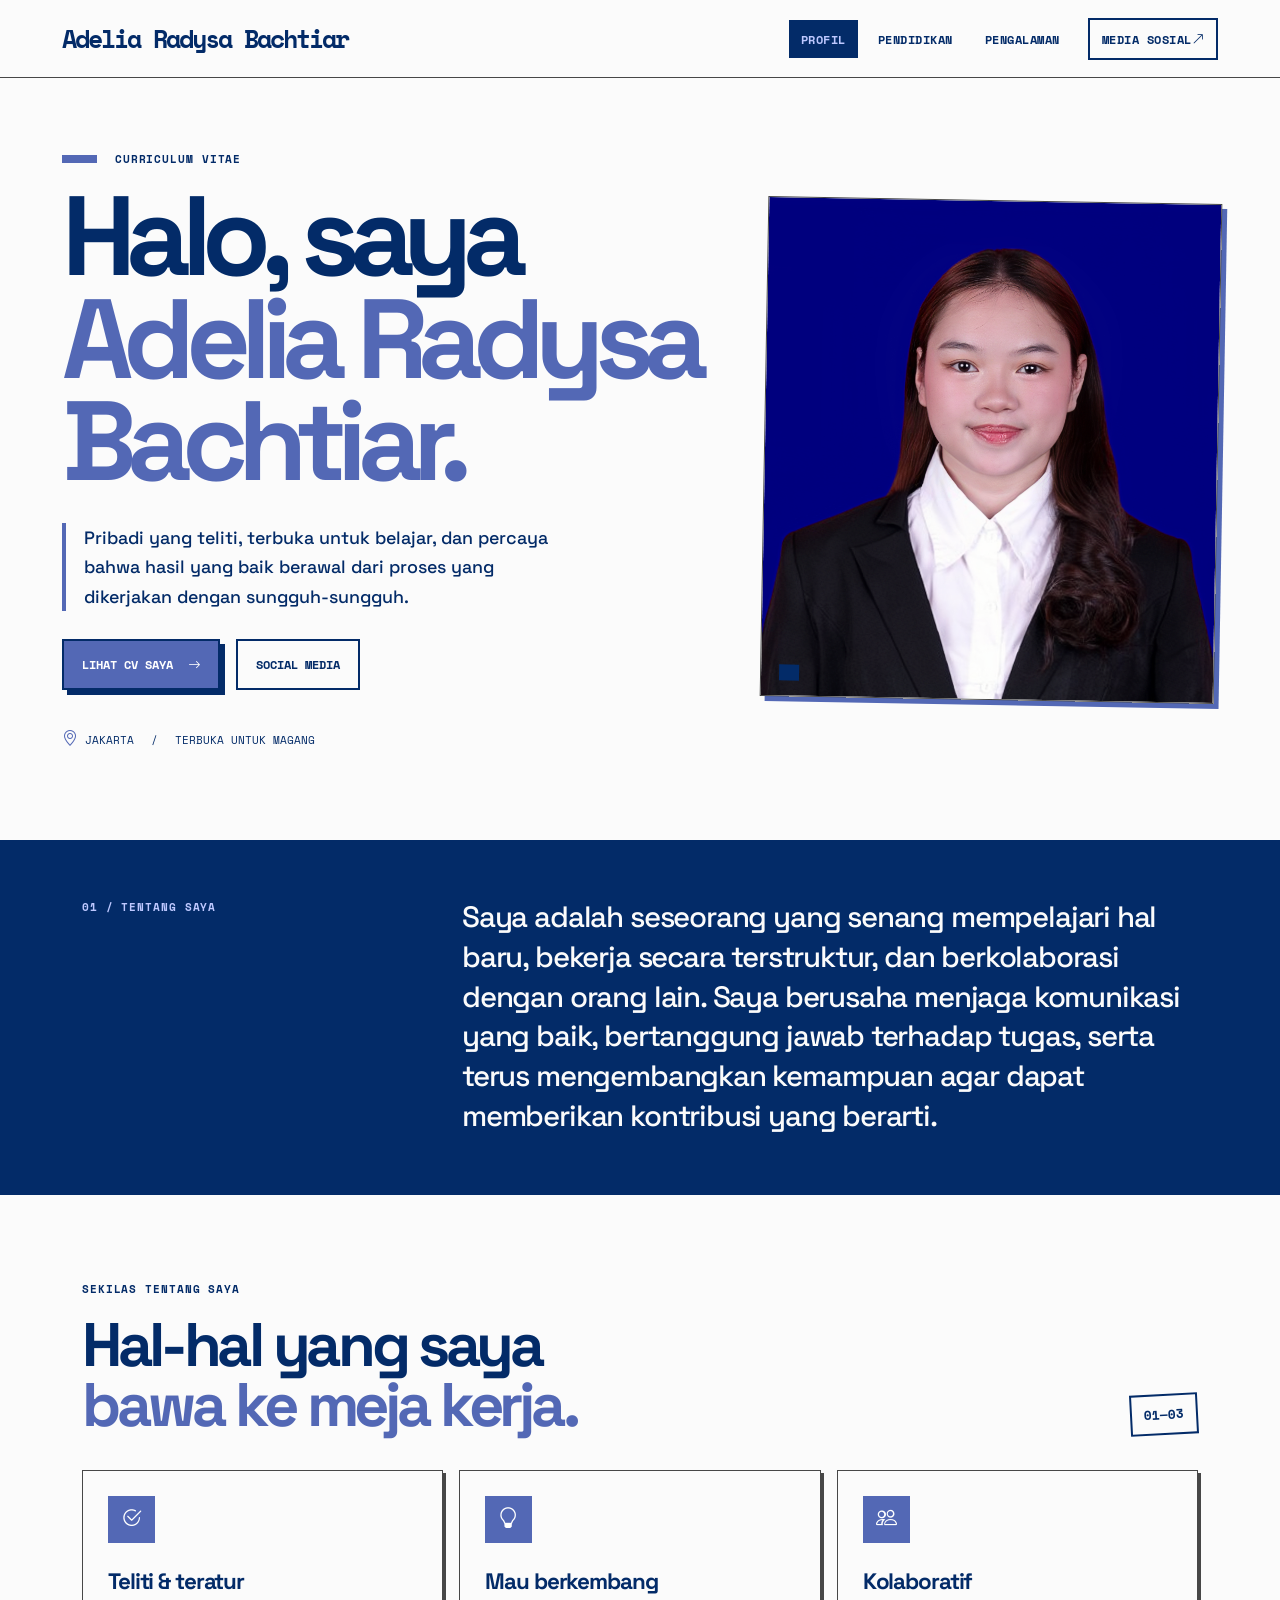
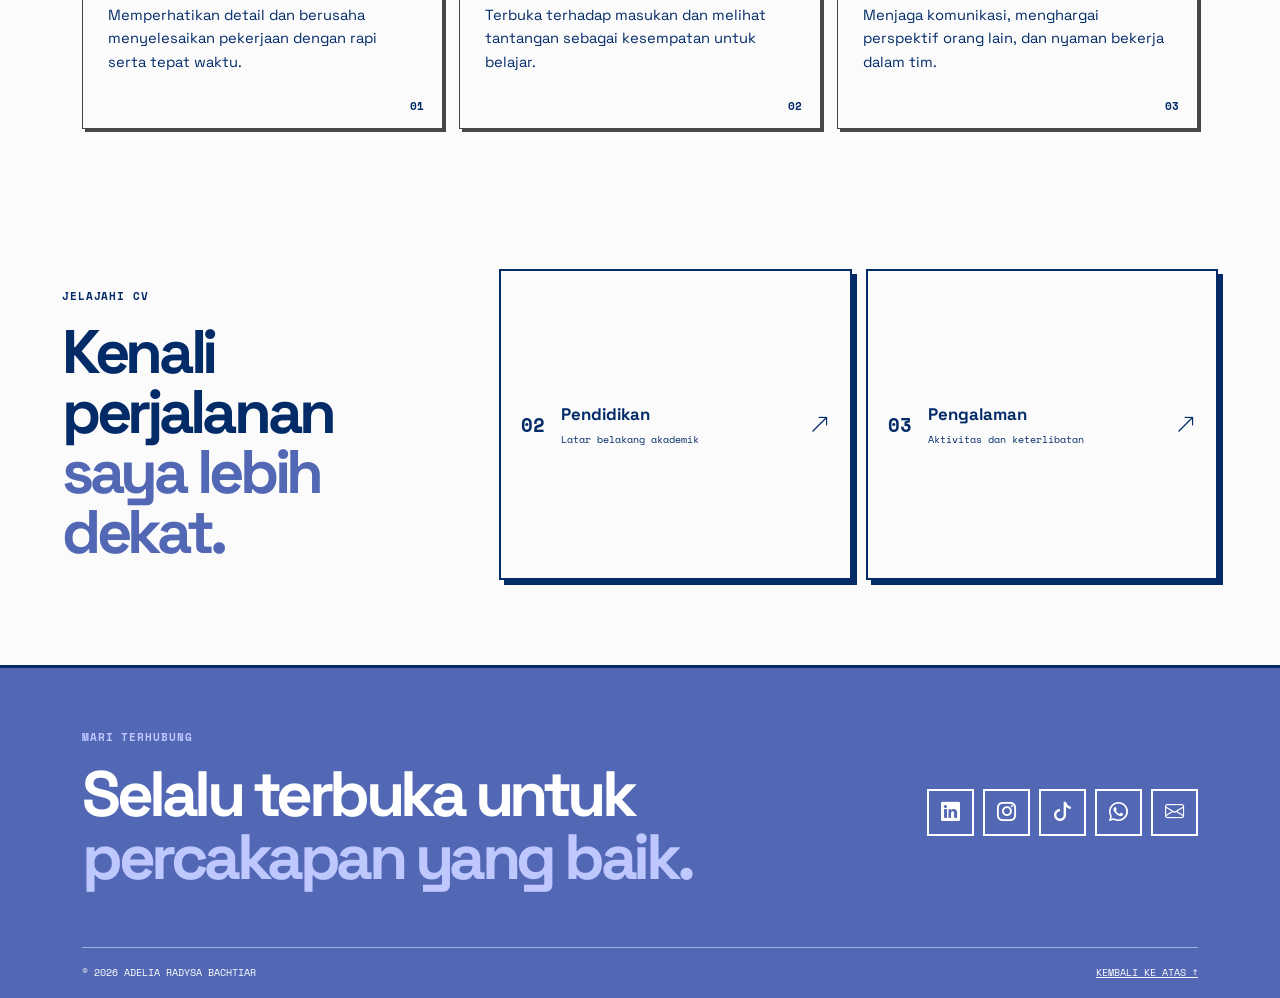
<file: index.html>
<!DOCTYPE html>
<html lang="id">
<head>
  <meta charset="UTF-8">
  <meta name="viewport" content="width=device-width, initial-scale=1.0">
  <meta name="description" content="Curriculum Vitae Adelia Radysa Bachtiar">
  <title>Adelia Radysa Bachtiar — Curriculum Vitae</title>

  <!-- Bootstrap 5 -->
  <link href="https://cdn.jsdelivr.net/npm/bootstrap@5.3.3/dist/css/bootstrap.min.css" rel="stylesheet">
  <!-- Bootstrap Icons -->
  <link rel="stylesheet" href="https://cdn.jsdelivr.net/npm/bootstrap-icons@1.11.3/font/bootstrap-icons.min.css">
  <!-- Google Fonts -->
  <link rel="preconnect" href="https://fonts.googleapis.com">
  <link rel="preconnect" href="https://fonts.gstatic.com" crossorigin>
  <link href="https://fonts.googleapis.com/css2?family=Space+Grotesk:wght@400;500;600;700&family=Space+Mono:wght@400;700&display=swap" rel="stylesheet">
  <link rel="stylesheet" href="style.css">
</head>
<body>
  <nav class="navbar navbar-expand-lg navbar-light site-nav">
    <div class="container">
      <a class="navbar-brand" href="index.html">Adelia Radysa Bachtiar</a>
      <button class="navbar-toggler shadow-none" type="button" data-bs-toggle="collapse" data-bs-target="#mainNav" aria-controls="mainNav" aria-expanded="false" aria-label="Buka navigasi">
        <span class="navbar-toggler-icon"></span>
      </button>
      <div class="collapse navbar-collapse" id="mainNav">
        <div class="navbar-nav ms-auto align-items-lg-center gap-lg-2">
          <a class="nav-link active" href="index.html">Profil</a>
          <a class="nav-link" href="pendidikan.html">Pendidikan</a>
          <a class="nav-link" href="pengalaman.html">Pengalaman</a>
          <a class="nav-link nav-contact" href="#kontak">Media Sosial<i class="bi bi-arrow-up-right"></i></a>
        </div>
      </div>
    </div>
  </nav>

  <main>
    <section class="container hero-section">
      <div class="row align-items-center g-5">
        <div class="col-lg-7 order-2 order-lg-1">
          <p class="eyebrow"><span class="eyebrow-line"></span> CURRICULUM VITAE </p>
          <h1 class="hero-title">Halo, saya<br><em>Adelia Radysa Bachtiar.</em></h1>
          <p class="hero-subtitle">Pribadi yang teliti, terbuka untuk belajar, dan percaya bahwa hasil yang baik berawal dari proses yang dikerjakan dengan sungguh-sungguh.</p>
          <div class="hero-actions d-flex flex-wrap gap-3">
            <a class="btn btn-terracotta" href="pendidikan.html">Lihat CV saya <i class="bi bi-arrow-right ms-2"></i></a>
            <a class="btn btn-outline-soft" href="#kontak">Social Media</a>
          </div>
          <div class="hero-note"><i class="bi bi-geo-alt"></i> Jakarta <span class="note-divider">/</span> Terbuka untuk magang</div>
        </div>
        <div class="col-lg-5 order-1 order-lg-2">
          <div class="portrait-frame">
            <div class="portrait-placeholder">
              <i class="bi bi-person"></i>
              <small><img src="image/photo headshot formal adelia.PNG" alt="Adelia Radysa Bachtiar"></small>
            </div>
            <div class="portrait-caption"></div>
          </div>
        </div>
      </div>
    </section>

    <section class="intro-band">
      <div class="container">
        <div class="row align-items-start g-4">
          <div class="col-md-4"><p class="eyebrow eyebrow-light">01 / TENTANG SAYA</p></div>
          <div class="col-md-8">
            <p class="intro-copy">Saya adalah seseorang yang senang mempelajari hal baru, bekerja secara terstruktur, dan berkolaborasi dengan orang lain. Saya berusaha menjaga komunikasi yang baik, bertanggung jawab terhadap tugas, serta terus mengembangkan kemampuan agar dapat memberikan kontribusi yang berarti.</p>
          </div>
        </div>
      </div>
    </section>

    <section class="container section-pad">
      <div class="section-heading">
        <div><p class="eyebrow">SEKILAS TENTANG SAYA</p><h2>Hal-hal yang saya<br><em>bawa ke meja kerja.</em></h2></div>
        <span class="section-number">01—03</span>
      </div>
      <div class="row g-3 feature-grid">
        <div class="col-md-4"><article class="feature-card"><span class="feature-icon"><i class="bi bi-check2-circle"></i></span><h3>Teliti & teratur</h3><p>Memperhatikan detail dan berusaha menyelesaikan pekerjaan dengan rapi serta tepat waktu.</p><span class="card-index">01</span></article></div>
        <div class="col-md-4"><article class="feature-card"><span class="feature-icon"><i class="bi bi-lightbulb"></i></span><h3>Mau berkembang</h3><p>Terbuka terhadap masukan dan melihat tantangan sebagai kesempatan untuk belajar.</p><span class="card-index">02</span></article></div>
        <div class="col-md-4"><article class="feature-card"><span class="feature-icon"><i class="bi bi-people"></i></span><h3>Kolaboratif</h3><p>Menjaga komunikasi, menghargai perspektif orang lain, dan nyaman bekerja dalam tim.</p><span class="card-index">03</span></article></div>
      </div>
    </section>

    <section class="container quick-links">
      <div class="quick-link-copy"><p class="eyebrow">JELAJAHI CV</p><h2>Kenali perjalanan<br><em>saya lebih dekat.</em></h2></div>
      <a href="pendidikan.html" class="quick-link"><span class="quick-link-num">02</span><span><strong>Pendidikan</strong><small>Latar belakang akademik</small></span><i class="bi bi-arrow-up-right"></i></a>
      <a href="pengalaman.html" class="quick-link"><span class="quick-link-num">03</span><span><strong>Pengalaman</strong><small>Aktivitas dan keterlibatan</small></span><i class="bi bi-arrow-up-right"></i></a>
    </section>
  </main>

  <footer class="site-footer" id="kontak">
    <div class="container footer-inner">
      <div><p class="eyebrow">MARI TERHUBUNG</p><h2>Selalu terbuka untuk<br><em>percakapan yang baik.</em></h2></div>
      <div class="social-links">
        <a href="https://www.linkedin.com/in/adeliaradysa" aria-label="LinkedIn" title="LinkedIn"><i class="bi bi-linkedin"></i></a>
        <a href="https://www.instagram.com/adeliaradysa" aria-label="Instagram" title="Instagram"><i class="bi bi-instagram"></i></a>
        <a href="https://www.tiktok.com/@adeliaradysa" aria-label="TikTok" title="TikTok"><i class="bi bi-tiktok"></i></a>
        <a href="https://wa.me/6285893082550" aria-label="WhatsApp" title="WhatsApp"><i class="bi bi-whatsapp"></i></a>
        <a href="mailto:adeliaradysab@domain.com" aria-label="Email" title="Email"><i class="bi bi-envelope"></i></a>
      </div>
      <div class="footer-bottom"><span>© 2026 Adelia Radysa Bachtiar</span><a href="#top" onclick="window.scrollTo({top:0,behavior:'smooth'});return false;">Kembali ke atas ↑</a></div>
    </div>
  </footer>
  <script src="https://cdn.jsdelivr.net/npm/bootstrap@5.3.3/dist/js/bootstrap.bundle.min.js"></script>
</body>
</html>
</file>
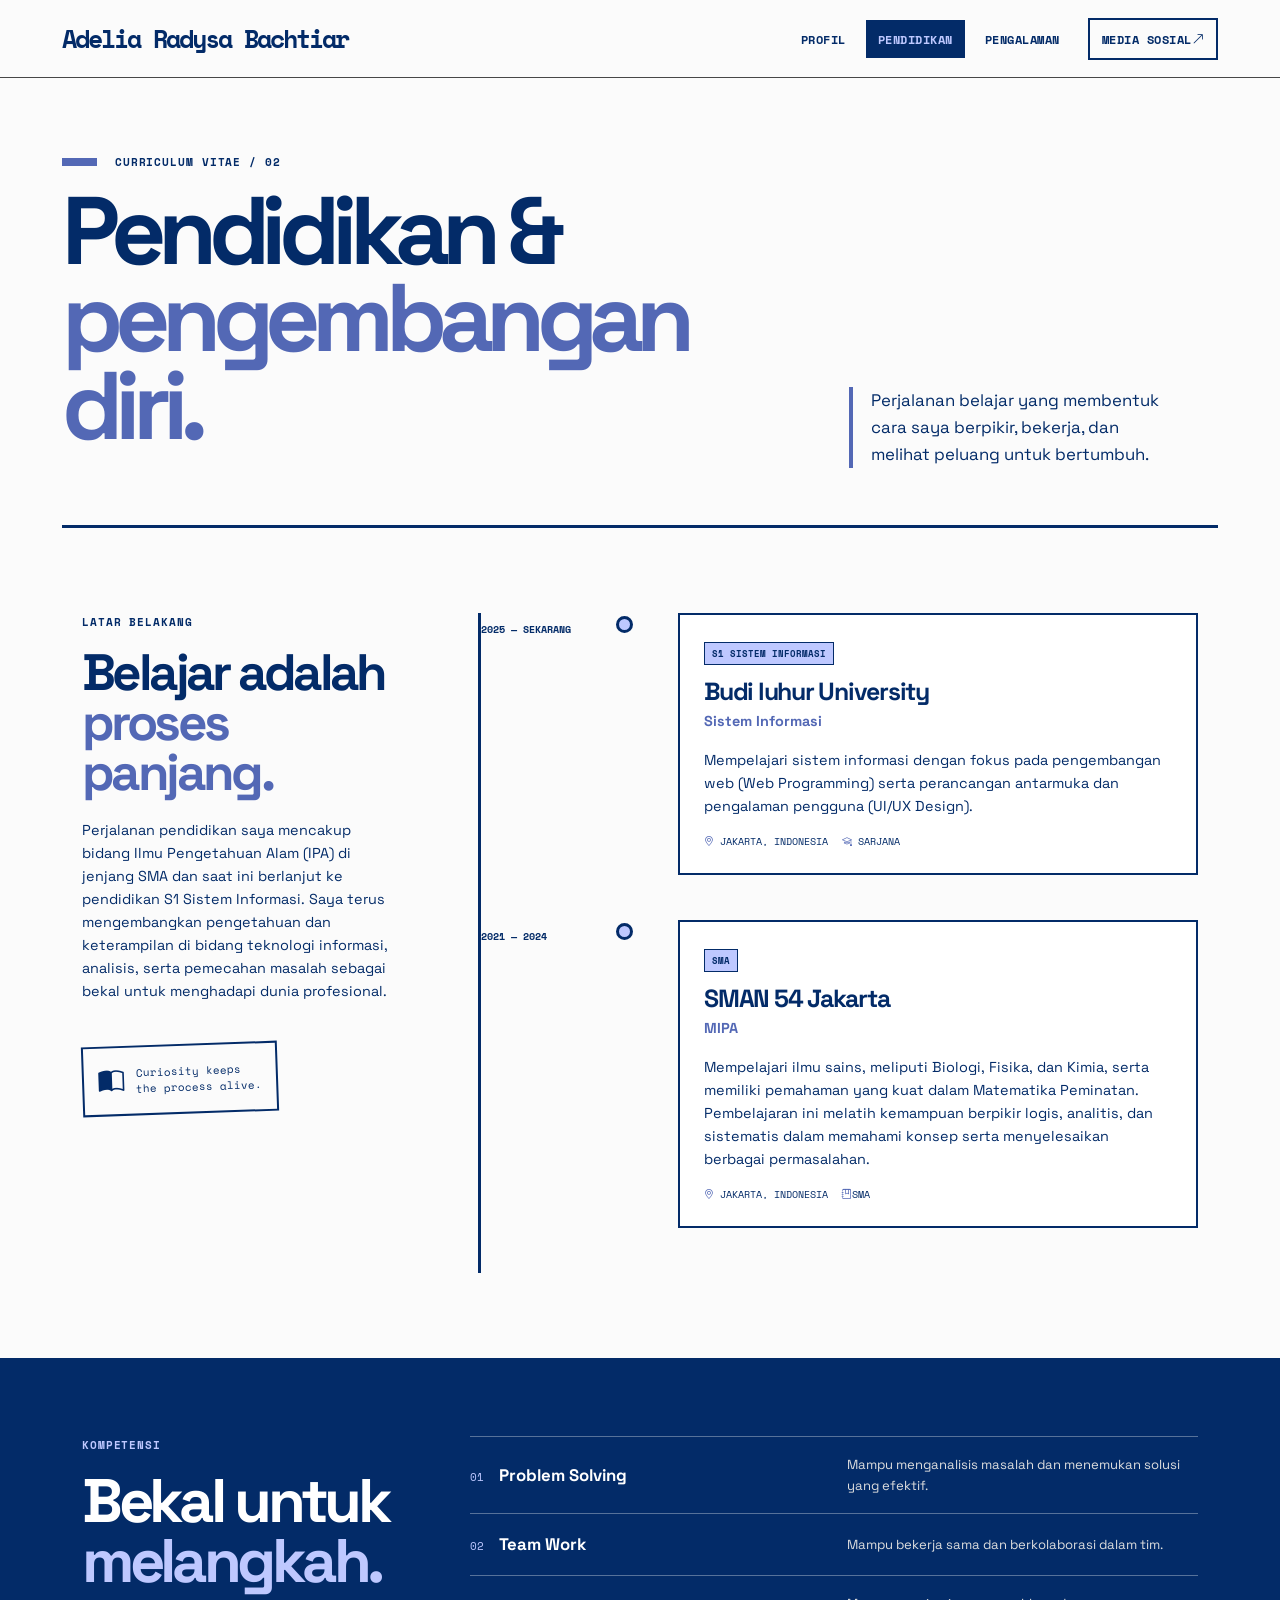
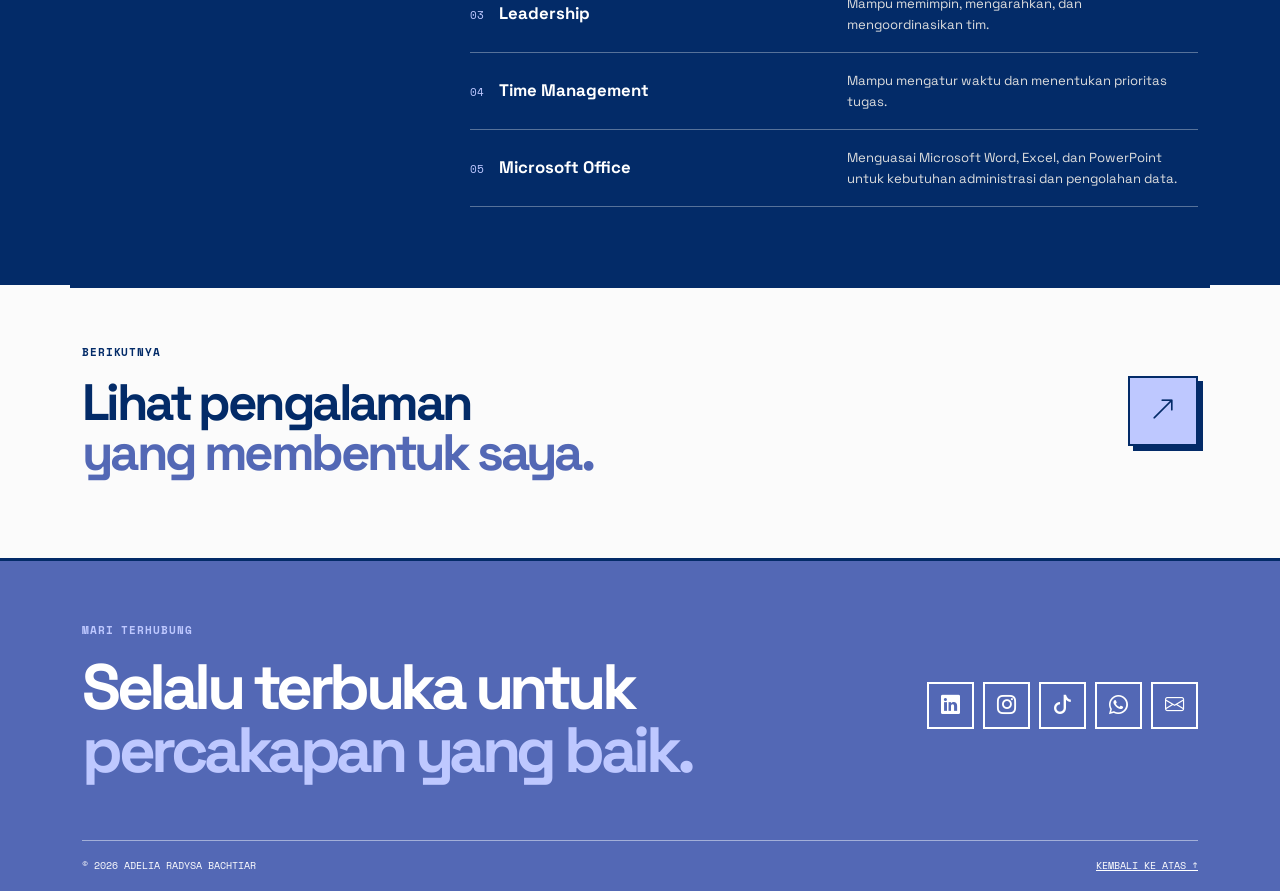
<file: pendidikan.html>
<!DOCTYPE html>
<html lang="id">
<head>
  <meta charset="UTF-8">
  <meta name="viewport" content="width=device-width, initial-scale=1.0">
  <meta name="description" content="Riwayat pendidikan Adelia Radysa Bachtiar">
  <title>Pendidikan — Adelia Radysa Bachtiar</title>
  <link href="https://cdn.jsdelivr.net/npm/bootstrap@5.3.3/dist/css/bootstrap.min.css" rel="stylesheet">
  <link rel="stylesheet" href="https://cdn.jsdelivr.net/npm/bootstrap-icons@1.11.3/font/bootstrap-icons.min.css">
  <link rel="preconnect" href="https://fonts.googleapis.com">
  <link rel="preconnect" href="https://fonts.gstatic.com" crossorigin>
  <link href="https://fonts.googleapis.com/css2?family=Space+Grotesk:wght@400;500;600;700&family=Space+Mono:wght@400;700&display=swap" rel="stylesheet">
  <link rel="stylesheet" href="style.css">
</head>
<body>
  <nav class="navbar navbar-expand-lg navbar-light site-nav">
    <div class="container">
      <a class="navbar-brand" href="index.html">Adelia Radysa Bachtiar</a>
      <button class="navbar-toggler shadow-none" type="button" data-bs-toggle="collapse" data-bs-target="#mainNav" aria-controls="mainNav" aria-expanded="false" aria-label="Buka navigasi"><span class="navbar-toggler-icon"></span></button>
      <div class="collapse navbar-collapse" id="mainNav"><div class="navbar-nav ms-auto align-items-lg-center gap-lg-2">
        <a class="nav-link" href="index.html">Profil</a><a class="nav-link active" href="pendidikan.html">Pendidikan</a><a class="nav-link" href="pengalaman.html">Pengalaman</a><a class="nav-link nav-contact" href="#kontak">Media Sosial<i class="bi bi-arrow-up-right"></i></a>
      </div></div>
    </div>
  </nav>

  <main>
    <section class="page-hero container">
      <p class="eyebrow"><span class="eyebrow-line"></span> CURRICULUM VITAE / 02</p>
      <div class="row align-items-end g-4">
        <div class="col-lg-8"><h1 class="page-title">Pendidikan &<br><em>pengembangan diri.</em></h1></div>
        <div class="col-lg-4"><p class="page-lead">Perjalanan belajar yang membentuk cara saya berpikir, bekerja, dan melihat peluang untuk bertumbuh.</p></div>
      </div>
      <div class="page-hero-rule"></div>
    </section>

    <section class="container section-pad education-layout">
      <div class="row g-5">
        <div class="col-lg-4"><p class="eyebrow">LATAR BELAKANG</p><h2 class="side-title">Belajar adalah<br><em>proses panjang.</em></h2><p class="muted-copy">Perjalanan pendidikan saya mencakup bidang Ilmu Pengetahuan Alam (IPA) di jenjang SMA dan saat ini berlanjut ke pendidikan S1 Sistem Informasi. Saya terus mengembangkan pengetahuan dan keterampilan di bidang teknologi informasi, analisis, serta pemecahan masalah sebagai bekal untuk menghadapi dunia profesional.</p><div class="margin-note"><i class="bi bi-book-half"></i><span>Curiosity keeps<br>the process alive.</span></div></div>
        <div class="col-lg-8">
          <div class="timeline">
            <article class="timeline-item"><div class="timeline-date"> 2025 — SEKARANG</div><div class="timeline-marker"></div><div class="timeline-content"><span class="tag">S1 Sistem Informasi</span><h3>Budi luhur University</h3><p class="institution">Sistem Informasi</p><p>Mempelajari sistem informasi dengan fokus pada pengembangan web (Web Programming) serta perancangan antarmuka dan pengalaman pengguna (UI/UX Design).</p><div class="detail-line"><span><i class="bi bi-geo-alt"></i> Jakarta, Indonesia</span><span><i class="bi bi-mortarboard"></i> Sarjana </span></div></div></article>
            <article class="timeline-item"><div class="timeline-date"> 2021 — 2024</div><div class="timeline-marker"></div><div class="timeline-content"><span class="tag">SMA</span><h3>SMAN 54 Jakarta</h3><p class="institution">MIPA</p><p>Mempelajari ilmu sains, meliputi Biologi, Fisika, dan Kimia, serta memiliki pemahaman yang kuat dalam Matematika Peminatan. Pembelajaran ini melatih kemampuan berpikir logis, analitis, dan sistematis dalam memahami konsep serta menyelesaikan berbagai permasalahan.</p><div class="detail-line"><span><i class="bi bi-geo-alt"></i> Jakarta, Indonesia</span><span><i class="bi bi-journal-bookmark"></i>SMA</span></div></div></article>
          </div>
        </div>
      </div>
    </section>

    <section class="skills-section">
      <div class="container">
        <div class="row g-5">
          <div class="col-lg-4"><p class="eyebrow eyebrow-light">KOMPETENSI</p><h2 class="section-title-light">Bekal untuk<br><em>melangkah.</em></h2><p class="light-copy"></p></div>
          <div class="col-lg-8"><div class="skills-list">
            <div class="skill-row"><div><span>01</span><strong>Problem Solving</strong></div><p>Mampu menganalisis masalah dan menemukan solusi yang efektif.</p></div>
            <div class="skill-row"><div><span>02</span><strong>Team Work</strong></div><p>Mampu bekerja sama dan berkolaborasi dalam tim.</p></div>
            <div class="skill-row"><div><span>03</span><strong>Leadership</strong></div><p>Mampu memimpin, mengarahkan, dan mengoordinasikan tim.</p></div>
            <div class="skill-row"><div><span>04</span><strong>Time Management</strong></div><p>Mampu mengatur waktu dan menentukan prioritas tugas.</p></div>
            <div class="skill-row"><div><span>05</span><strong>Microsoft Office</strong></div><p>Menguasai Microsoft Word, Excel, dan PowerPoint untuk kebutuhan administrasi dan pengolahan data.</p></div>
          </div></div>
        </div>
      </div>
    </section>

    <section class="container next-page"><div><p class="eyebrow">BERIKUTNYA</p><h2>Lihat pengalaman<br><em>yang membentuk saya.</em></h2></div><a class="next-page-button" href="pengalaman.html" aria-label="Ke halaman pengalaman"><i class="bi bi-arrow-up-right"></i></a></section>
  </main>

  <footer class="site-footer" id="kontak"><div class="container footer-inner"><div><p class="eyebrow">MARI TERHUBUNG</p><h2>Selalu terbuka untuk<br><em>percakapan yang baik.</em></h2></div><div class="social-links"><a href="https://www.linkedin.com/in/adeliaradysa" aria-label="LinkedIn" title="LinkedIn"><i class="bi bi-linkedin"></i></a>
        <a href="https://www.instagram.com/adeliaradysa" aria-label="Instagram" title="Instagram"><i class="bi bi-instagram"></i></a>
        <a href="https://www.tiktok.com/@adeliaradysa" aria-label="TikTok" title="TikTok"><i class="bi bi-tiktok"></i></a>
        <a href="https://wa.me/6285893082550" aria-label="WhatsApp" title="WhatsApp"><i class="bi bi-whatsapp"></i></a>
        <a href="mailto:adeliaradysab@domain.com" aria-label="Email" title="Email"><i class="bi bi-envelope"></i></a></div><div class="footer-bottom"><span>© 2026 Adelia Radysa Bachtiar</span></i></span><a href="#" onclick="window.scrollTo({top:0,behavior:'smooth'});return false;">Kembali ke atas ↑</a></div></div></footer>
  <script src="https://cdn.jsdelivr.net/npm/bootstrap@5.3.3/dist/js/bootstrap.bundle.min.js"></script>
</body>
</html>
</file>
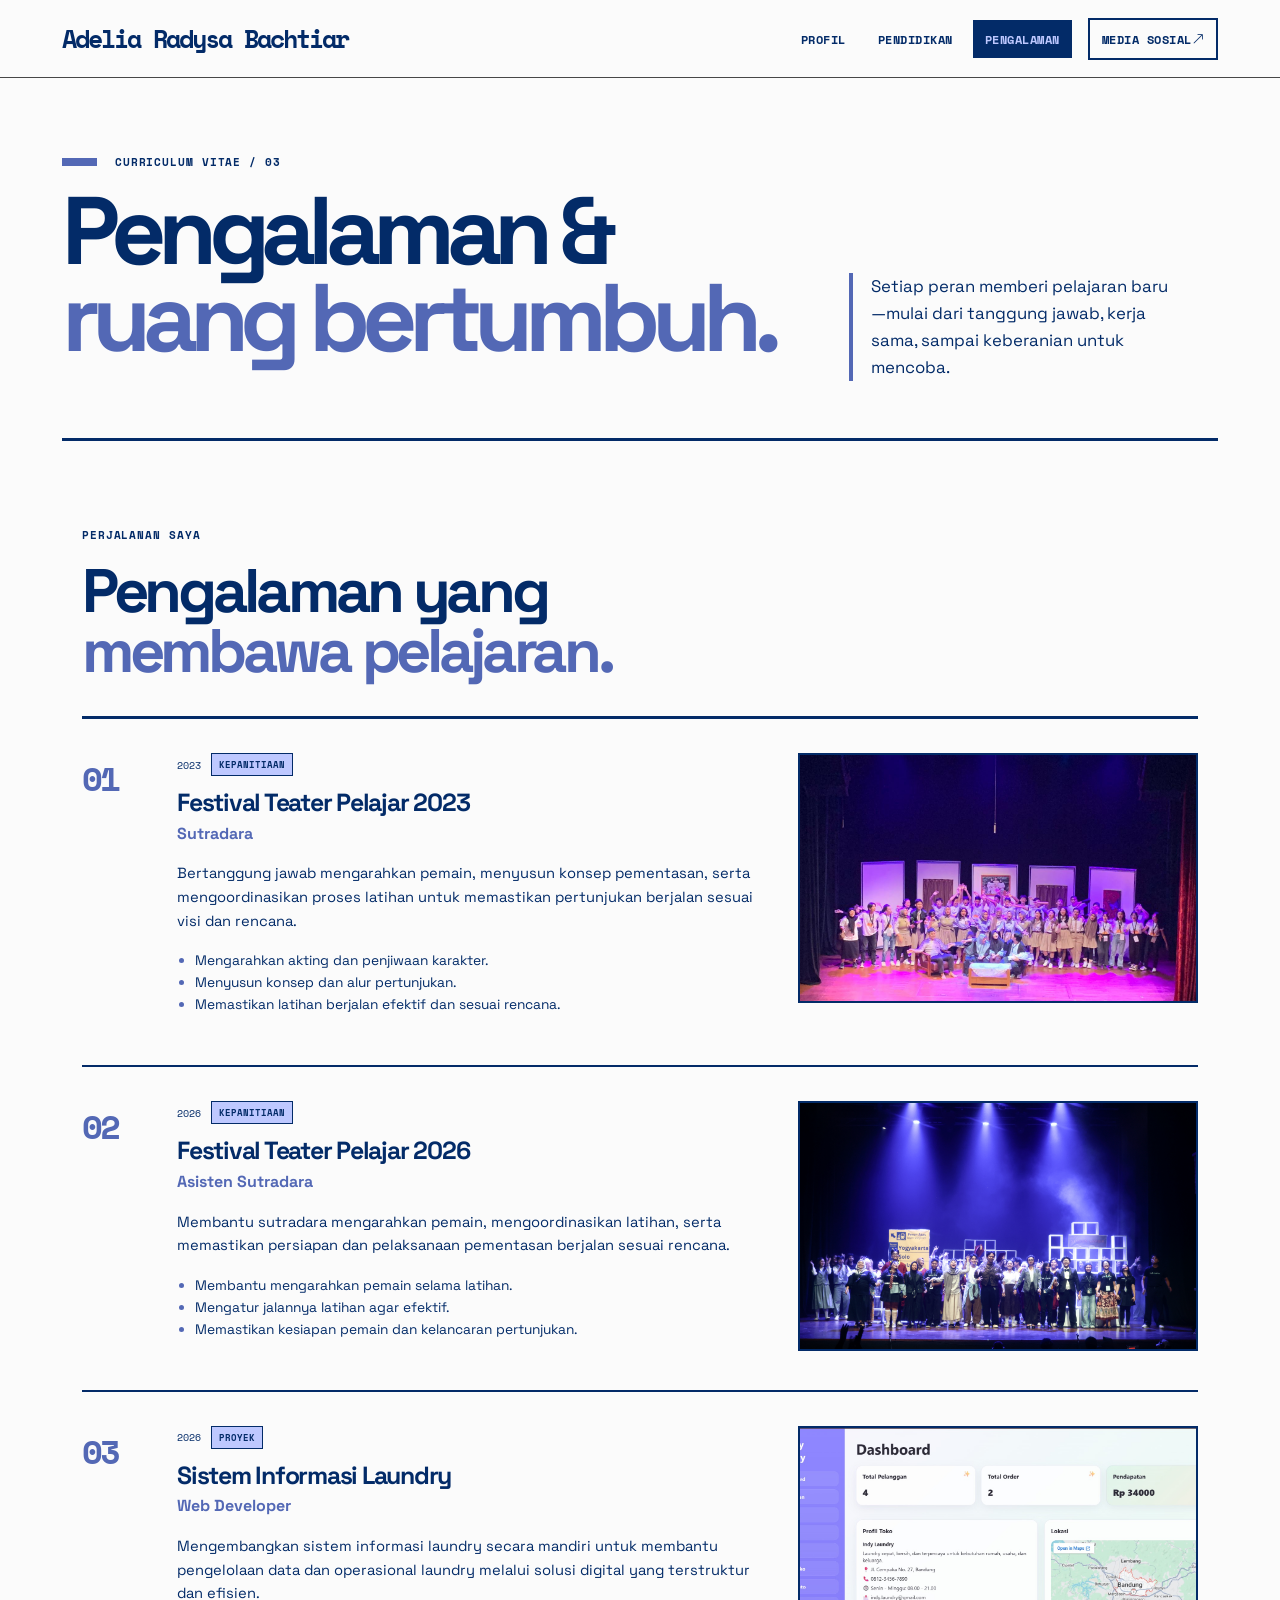
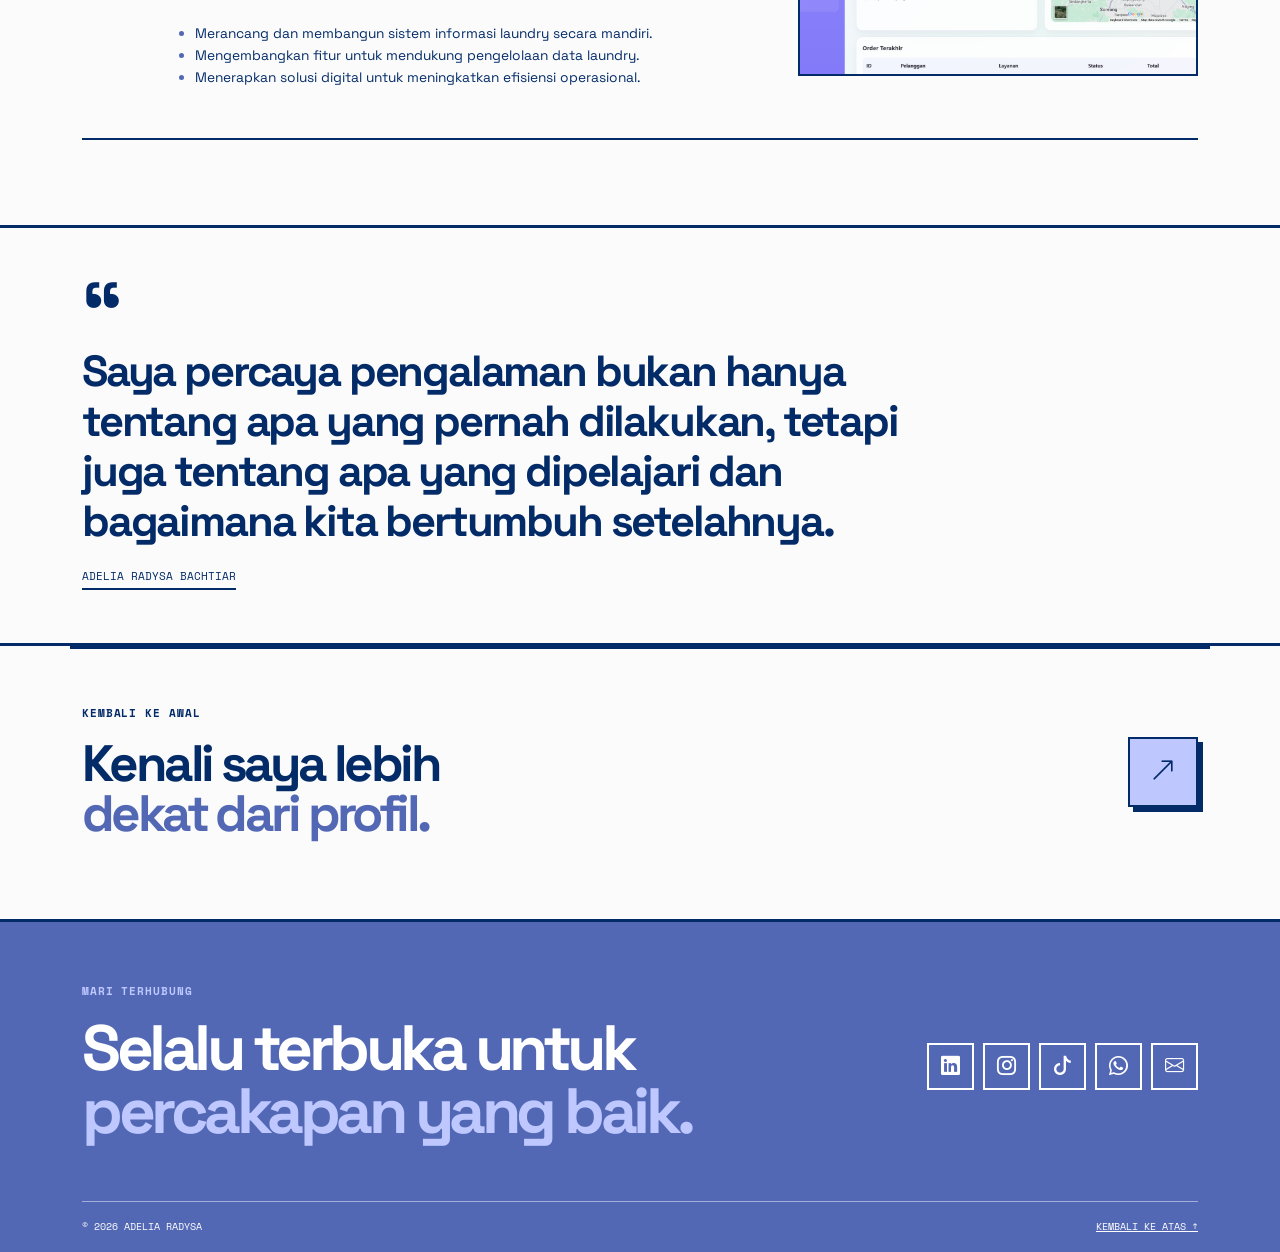
<file: pengalaman.html>
<!DOCTYPE html>
<html lang="id">
<head>
  <meta charset="UTF-8">
  <meta name="viewport" content="width=device-width, initial-scale=1.0">
  <meta name="description" content="Pengalaman Adelia Radysa Bachtiar">
  <title>Pengalaman — Adelia Radysa</title>
  <link href="https://cdn.jsdelivr.net/npm/bootstrap@5.3.3/dist/css/bootstrap.min.css" rel="stylesheet">
  <link rel="stylesheet" href="https://cdn.jsdelivr.net/npm/bootstrap-icons@1.11.3/font/bootstrap-icons.min.css">
  <link rel="preconnect" href="https://fonts.googleapis.com">
  <link rel="preconnect" href="https://fonts.gstatic.com" crossorigin>
  <link href="https://fonts.googleapis.com/css2?family=Space+Grotesk:wght@400;500;600;700&family=Space+Mono:wght@400;700&display=swap" rel="stylesheet">
  <link rel="stylesheet" href="style.css">
</head>
<body>
  <nav class="navbar navbar-expand-lg navbar-light site-nav">
    <div class="container">
      <a class="navbar-brand" href="index.html">Adelia Radysa Bachtiar</a>
      <button class="navbar-toggler shadow-none" type="button" data-bs-toggle="collapse" data-bs-target="#mainNav" aria-controls="mainNav" aria-expanded="false" aria-label="Buka navigasi"><span class="navbar-toggler-icon"></span></button>
      <div class="collapse navbar-collapse" id="mainNav"><div class="navbar-nav ms-auto align-items-lg-center gap-lg-2">
        <a class="nav-link" href="index.html">Profil</a><a class="nav-link" href="pendidikan.html">Pendidikan</a><a class="nav-link active" href="pengalaman.html">Pengalaman</a><a class="nav-link nav-contact" href="#kontak">Media Sosial<i class="bi bi-arrow-up-right"></i></a>
      </div></div>
    </div>
  </nav>

  <main>
    <section class="page-hero container">
      <p class="eyebrow"><span class="eyebrow-line"></span> CURRICULUM VITAE / 03</p>
      <div class="row align-items-end g-4">
        <div class="col-lg-8"><h1 class="page-title">Pengalaman &<br><em>ruang bertumbuh.</em></h1></div>
        <div class="col-lg-4"><p class="page-lead">Setiap peran memberi pelajaran baru—mulai dari tanggung jawab, kerja sama, sampai keberanian untuk mencoba.</p></div>
      </div>
      <div class="page-hero-rule"></div>
    </section>

    <section class="container section-pad">
      <div class="section-heading experience-heading"><div><p class="eyebrow">PERJALANAN SAYA</p><h2>Pengalaman yang<br><em>membawa pelajaran.</em></h2></div><p class="heading-aside"></p></div>
      <div class="experience-list">
        <article class="experience-card"><div class="experience-index">01</div><div class="experience-main"><div class="experience-meta"><span>2023</span><span class="tag">KEPANITIAAN</span></div><h3>Festival Teater Pelajar 2023</h3><p class="institution">Sutradara</p><p>Bertanggung jawab mengarahkan pemain, menyusun konsep pementasan, serta mengoordinasikan proses latihan untuk memastikan pertunjukan berjalan sesuai visi dan rencana.</p><ul class="experience-points"><li>Mengarahkan akting dan penjiwaan karakter.</li><li>Menyusun konsep dan alur pertunjukan.</li><li>Memastikan latihan berjalan efektif dan sesuai rencana.</li></ul></div><div class="experience-side"><img src="image/Total 2023.jpeg"></div></article>
        <article class="experience-card"><div class="experience-index">02</div><div class="experience-main"><div class="experience-meta"><span>2026</span><span class="tag">KEPANITIAAN</span></div><h3>Festival Teater Pelajar 2026</h3><p class="institution">Asisten Sutradara</p><p>Membantu sutradara mengarahkan pemain, mengoordinasikan latihan, serta memastikan persiapan dan pelaksanaan pementasan berjalan sesuai rencana.</p><ul class="experience-points"><li>Membantu mengarahkan pemain selama latihan.</li><li>Mengatur jalannya latihan agar efektif.</li><li>Memastikan kesiapan pemain dan kelancaran pertunjukan.</li></ul></div><div class="experience-side"><img src="image/total 2026.JPEG"></div></article>
        <article class="experience-card"><div class="experience-index">03</div><div class="experience-main"><div class="experience-meta"><span>2026</span><span class="tag">PROYEK</span></div><h3>Sistem Informasi Laundry</h3><p class="institution">Web Developer</p><p>Mengembangkan sistem informasi laundry secara mandiri untuk membantu pengelolaan data dan operasional laundry melalui solusi digital yang terstruktur dan efisien. </p><ul class="experience-points"><li>Merancang dan membangun sistem informasi laundry secara mandiri.</li><li>Mengembangkan fitur untuk mendukung pengelolaan data laundry.</li><li>Menerapkan solusi digital untuk meningkatkan efisiensi operasional.</li></ul></div><div class="experience-side"><img src="image/web laundry.png"></div></article>
      </div>
    </section>

    <section class="closing-note"><div class="container"><span class="closing-quote">“</span><p>Saya percaya pengalaman bukan hanya tentang apa yang pernah dilakukan, tetapi juga tentang apa yang dipelajari dan bagaimana kita bertumbuh setelahnya.</p><span class="closing-signature">Adelia Radysa Bachtiar</span></div></section>
    <section class="container next-page"><div><p class="eyebrow">KEMBALI KE AWAL</p><h2>Kenali saya lebih<br><em>dekat dari profil.</em></h2></div><a class="next-page-button" href="index.html" aria-label="Kembali ke profil"><i class="bi bi-arrow-up-right"></i></a></section>
  </main>

  <footer class="site-footer" id="kontak"><div class="container footer-inner"><div><p class="eyebrow">MARI TERHUBUNG</p><h2>Selalu terbuka untuk<br><em>percakapan yang baik.</em></h2></div><div class="social-links"><a href="https://www.linkedin.com/in/adeliaradysa" aria-label="LinkedIn" title="LinkedIn"><i class="bi bi-linkedin"></i></a>
        <a href="https://www.instagram.com/adeliaradysa" aria-label="Instagram" title="Instagram"><i class="bi bi-instagram"></i></a>
        <a href="https://www.tiktok.com/@adeliaradysa" aria-label="TikTok" title="TikTok"><i class="bi bi-tiktok"></i></a>
        <a href="https://wa.me/6285893082550" aria-label="WhatsApp" title="WhatsApp"><i class="bi bi-whatsapp"></i></a>
        <a href="mailto:adeliaradysab@domain.com" aria-label="Email" title="Email"><i class="bi bi-envelope"></i></a></div><div class="footer-bottom"><span>© 2026 Adelia Radysa</span><a href="#" onclick="window.scrollTo({top:0,behavior:'smooth'});return false;">Kembali ke atas ↑</a></div></div></footer>
  <script src="https://cdn.jsdelivr.net/npm/bootstrap@5.3.3/dist/js/bootstrap.bundle.min.js"></script>
</body>
</html>
</file>
<file: style.css>
@import url('https://fonts.googleapis.com/css2?family=Space+Grotesk:wght@400;500;600;700&family=Space+Mono:wght@400;700&display=swap');

:root {
  --paper: #fbfbfb;
  --ink: #032b68;
  --acid: #bec8ff;
  --blue: #5368B5;
  --cyan: #baf1fe;
  --line: #474747;

  --serif: "Space Grotesk", sans-serif;
  --sans: "Space Grotesk", sans-serif;
  --mono: "Space Mono", monospace;
}
* { box-sizing: border-box; }
html { scroll-behavior: smooth; }
body {
  margin: 0;
  background: var(--paper);
  color: var(--ink);
  font-family: var(--sans);
  font-size: 16px;
  line-height: 1.6;
}
a { color: inherit; }
.site-nav {
  background: var(--paper);
  border-bottom: 1px solid var(--line);
  padding: 15px 0;
  position: sticky;
  top: 0;
  z-index: 1000;
}
.site-nav .container { 
  max-width: 1180px; }
.navbar-brand { 
  font: 700 1.55rem var(--mono); 
  letter-spacing: -2px; 
  color: var(--ink)!important; }
.navbar-brand span { 
  color: var(--blue); }
.nav-link { 
  color: var(--ink)!important; 
  font: 700 .76rem var(--mono); 
  text-transform: uppercase; 
  letter-spacing: .04em; 
  padding: 10px 12px!important; }
.nav-link:hover, .nav-link.active { 
  background: var(--ink); 
  color: var(--acid)!important; }
.nav-contact { 
  border: 2px solid var(--ink); 
  margin-left: 8px; }
.navbar-toggler { 
  border: 2px solid var(--ink); 
  border-radius: 0; }
.hero-section { 
  max-width: 1180px; 
  padding-top: 72px; 
  padding-bottom: 90px; 
  position: relative; }
.eyebrow { 
  font: 700 .7rem var(--mono); 
  letter-spacing: .08em; 
  text-transform: uppercase; 
  margin-bottom: 18px; }
.eyebrow-line { 
  display: inline-block; 
  width: 35px; 
  height: 8px; 
  background: var(--blue); 
  margin-right: 10px; }
.hero-title, .page-title {
  font: 700 clamp(3.6rem, 8.8vw, 8rem)/.91 var(--serif);
  letter-spacing: -.085em; margin: 0 0 30px; max-width: 850px;}
.hero-title em,
.page-title em,
h2 em {
  font-style: normal;
  color: var(--blue);}
.hero-title em {
  display: inline;
  background: transparent;
  padding: 0;}
.hero-subtitle { 
  max-width: 490px; 
  font-size: 1.12rem; 
  line-height: 1.65; 
  font-weight: 500; 
  border-left: 4px solid var(--blue); 
  padding-left: 18px; }
.hero-actions { 
  margin-top: 28px; }
.btn { 
  border-radius: 0; 
  font: 700 .78rem var(--mono); 
  text-transform: uppercase; 
  padding: 14px 18px; 
  border: 2px solid var(--ink); }
.btn-terracotta { 
  background: var(--blue); 
  color: white; 
  box-shadow: 5px 5px 0 var(--ink); }
.btn-terracotta:hover { 
  background: var(--pink); 
  color: var(--ink); 
  transform: translate(2px,2px); 
  box-shadow: 3px 3px 0 var(--ink); }
.btn-outline-soft { 
  background: var(--paper); 
  color: var(--ink); }
.btn-outline-soft:hover { 
  background: var(--acid); 
  color: var(--ink); }
.hero-note { 
  font: .68rem var(--mono); 
  text-transform: uppercase; 
  margin-top: 36px; }
.hero-note i { 
  color: var(--blue); 
  font-size: 1rem; }
.note-divider { 
  margin: 0 10px; }
.portrait-frame {
  min-height: 430px;
  height: 500px;
  position: relative;
  background: var(--pink);
  border: 1px solid var(--line);
  box-shadow: 5px 5px 0 var(--blue);
  transform: rotate(1deg);
  display: grid;
  place-items: center;
  overflow: hidden;}
.portrait-frame img {
  width: 100%;
  height: 100%;
  object-fit: cover;
  object-position: center top;
  position: absolute;
  inset: 0;}
.portrait-frame:before { 
  content: "AD"; 
  position: absolute; 
  font: 700 clamp(9rem, 22vw, 17rem)/1 var(--mono); 
  letter-spacing: -.13em; 
  color: var(--ink); 
  opacity: .09; 
  transform: rotate(-12deg); }
.portrait-placeholder { 
  z-index: 1; 
  width: 72%; 
  min-height: 275px; 
  border: 2px dashed var(--ink); 
  display: flex; 
  flex-direction: column; 
  align-items: center; 
  justify-content: center; 
  text-align: center; 
  background: #ffb5e4a6; }
.portrait-placeholder i { 
  font-size: 4rem; }
.portrait-placeholder span { 
  font-weight: 700; 
  text-transform: uppercase; }
.portrait-placeholder small { 
  font: .65rem var(--mono); }
.portrait-stamp { 
  position: absolute; 
  top: 17px; 
  right: 17px; 
  z-index: 2; 
  width: 68px; 
  height: 68px; 
  display: grid; place-content: center; 
  border-radius: 50%; 
  background: var(--acid); 
  border: 2px solid var(--ink); 
  text-align: center; 
  font: 700 .7rem var(--mono); 
  line-height: 1.1; }
.portrait-caption { 
  position: absolute; 
  left: 18px; 
  bottom: 15px; 
  z-index: 2; 
  font: .68rem var(--mono); 
  line-height: 1.2; 
  background: var(--ink); 
  color: var(--acid); 
  padding: 8px 10px; }
.intro-band { 
  background: var(--ink); 
  color: var(--paper); 
  border-top: 3px solid var(--ink); 
  border-bottom: 3px solid var(--ink); 
  padding: 55px 0; }
.eyebrow-light { 
  color: var(--acid); }
.intro-copy { 
  max-width: 770px; 
  font-size: clamp(1.25rem, 2.3vw, 2rem); 
  line-height: 1.35; 
  font-weight: 500; 
  margin: 0; 
  letter-spacing: -.04em; }
.section-pad { 
  padding-top: 85px; 
  padding-bottom: 85px; }
.section-heading { 
  display: flex; 
  justify-content: space-between; 
  align-items: end; 
  gap: 25px; 
  margin-bottom: 35px; }
.section-heading h2, 
  .quick-link-copy h2, 
  .side-title, 
  .section-title-light, 
  .next-page h2 {
    font: 700 clamp(2.2rem, 4.8vw, 4.2rem)/.98 var(--serif); 
    letter-spacing: -.07em; 
    margin: 0;}
.section-number { 
  font: 700 .8rem var(--mono); 
  border: 2px solid var(--ink); 
  padding: 9px 12px; 
  white-space: nowrap; 
  transform: rotate(-3deg); }
.feature-grid { 
  align-items: stretch; }
.feature-card {
  height: 100%;
  background: var(--paper);
  border: 1px solid var(--line);
  padding: 25px;
  position: relative;
  box-shadow: 3px 3px 0 var(--line);
  transition: transform .2s;}
.feature-icon { 
  display: inline-grid; 
  place-items: center; 
  width: 47px; 
  height: 47px; 
  background: var(--blue); 
  color: white; 
  font-size: 1.3rem; 
  margin-bottom: 26px; }
.feature-card h3 { 
  font-weight: 700; 
  font-size: 1.4rem; 
  letter-spacing: -.05em; }
.feature-card p { 
  font-size: .92rem; 
  margin-bottom: 28px; }
.card-index { 
  font: 700 .7rem var(--mono); 
  position: absolute; 
  right: 18px; 
  bottom: 14px; }
.quick-links { 
  max-width: 1180px; 
  padding-top: 55px; 
  padding-bottom: 85px; 
  display: grid; 
  grid-template-columns: 1.2fr 1fr 1fr; 
  gap: 14px; 
  align-items: stretch; } 
.quick-link-copy { padding: 18px 10px 18px 0; }
.quick-link { 
    display: flex; 
    gap: 16px; 
    align-items: center; 
    padding: 20px; 
    border: 2px solid var(--ink); 
    text-decoration: none; 
    box-shadow: 5px 5px 0 var(--ink); 
    transition: transform .2s; }
.quick-link:hover { 
  transform: translate(-3px,-3px);
  box-shadow: 9px 9px 0 var(--blue); }
.quick-link:nth-child(3) { 
  background: var(--pink); }
.quick-link-num { 
  font: 700 1.2rem var(--mono); }
.quick-link strong, .quick-link small { 
  display: block; }
.quick-link strong { 
  font-size: 1.05rem; }
.quick-link small { 
  font: .65rem var(--mono); 
  margin-top: 3px; }
.quick-link i { 
  margin-left: auto; 
  font-size: 1.25rem; }
.site-footer { 
  background: var(--blue); 
  color: white; 
  border-top: 3px solid var(--ink); 
  padding: 60px 0 18px; }
.site-footer .eyebrow { 
  color: var(--acid); }
.site-footer h2 { 
  font: 700 clamp(2.2rem, 5vw, 4.3rem)/.98 var(--serif); 
  letter-spacing: -.07em; }
.site-footer h2 em { 
  color: var(--acid); }
.footer-inner { 
  display: grid; 
  grid-template-columns: 1fr auto; 
  gap: 35px; }
.social-links { 
  display: flex; 
  flex-wrap: wrap; 
  gap: 9px; 
  align-content: center; }
.social-links a { 
  display: grid; 
  place-items: center; 
  width: 47px; height: 47px; 
  border: 2px solid white; 
  color: white; 
  text-decoration: none; 
  font-size: 1.2rem; }
.social-links a:hover { 
  background: var(--acid); 
  color: var(--ink); 
  border-color: var(--ink); }
.footer-bottom { 
  grid-column: 1/-1; 
  border-top: 1px solid #ffffff77; 
  padding-top: 17px; 
  margin-top: 15px; 
  display: flex; 
  justify-content: space-between; 
  gap: 15px; 
  font: .62rem var(--mono); 
  text-transform: uppercase; }
.footer-bottom i { 
  color: var(--pink); }
.page-hero { 
  max-width: 1180px; 
  padding-top: 75px; }
.page-title { 
  font-size: clamp(3.2rem, 7.5vw, 7rem); }
.page-lead { 
  border-left: 4px solid var(--blue); 
  padding-left: 18px; 
  font-size: 1.05rem; 
  max-width: 330px; 
  margin: 0 0 12px; }
.page-hero-rule { 
  border-bottom: 3px solid var(--ink); 
  margin-top: 45px; 
  position: relative; }
.page-hero-rule:after { 
  position: absolute; 
  right: 0; 
  top: -20px; 
  font-size: 2rem; 
  background: var(--acid); 
  line-height: 1; 
  padding: 0 5px; }
.education-layout .side-title { font-size: clamp(2.2rem, 4vw, 3.6rem); margin-bottom: 20px; }
.muted-copy, .light-copy { max-width: 320px; font-size: .9rem; }
.margin-note { display: inline-flex; gap: 12px; align-items: center; margin-top: 25px; padding: 14px; background: var(--pink); border: 2px solid var(--ink); font: .68rem var(--mono); transform: rotate(-2deg); }
.margin-note i { font-size: 1.6rem; }
.timeline { border-left: 3px solid var(--ink); margin-left: 8px; }
.timeline-item { display: grid; grid-template-columns: 145px 18px 1fr; gap: 17px; padding: 0 0 45px; position: relative; }
.timeline-date { font: 700 .65rem var(--mono); padding-top: 8px; }
.timeline-marker { width: 17px; height: 17px; background: var(--acid); border: 3px solid var(--ink); border-radius: 50%; margin-left: -27px; margin-top: 3px; }
.timeline-content { border: 2px solid var(--ink); padding: 24px; background: white; box-shadow: 6px 6px 0 var(--pink); }
.timeline-content h3, .experience-main h3 { font-size: 1.55rem; font-weight: 700; letter-spacing: -.05em; margin: 12px 0 3px; }
.timeline-content p { font-size: .9rem; }
.institution { color: var(--blue); font-weight: 700; }
.tag { display: inline-block; background: var(--acid); border: 1px solid var(--ink); padding: 4px 7px; font: 700 .58rem var(--mono); text-transform: uppercase; }
.tag-muted { background: var(--pink); }
.detail-line { display: flex; flex-wrap: wrap; gap: 14px; font: .62rem var(--mono); text-transform: uppercase; }
.detail-line i { color: var(--blue); }
.skills-section { background: var(--ink); color: white; border-block: 3px solid var(--ink); padding: 75px 0; }
.section-title-light { color: white; }
.section-title-light em { color: var(--acid); }
.light-copy { color: #e4e4e4; margin-top: 20px; }
.skill-row { display: grid; grid-template-columns: 1fr 1fr; gap: 25px; border-bottom: 1px solid #ffffff55; padding: 17px 0; align-items: center; }
.skill-row:first-child { border-top: 1px solid #ffffff55; }
.skill-row div { display: flex; gap: 15px; align-items: baseline; }
.skill-row span { color: var(--acid); font: .7rem var(--mono); }
.skill-row strong { font-size: 1.05rem; }
.skill-row p { margin: 0; color: #dedede; font-size: .82rem; }
.next-page { display: flex; justify-content: space-between; align-items: center; gap: 25px; padding-top: 55px; padding-bottom: 80px; border-top: 3px solid var(--ink); }
.next-page h2 { font-size: clamp(2.2rem, 4vw, 3.7rem); }
.next-page-button { width: 70px; height: 70px; display: grid; place-items: center; background: var(--acid); border: 2px solid var(--ink); box-shadow: 5px 5px 0 var(--ink); font-size: 1.6rem; text-decoration: none; }
.next-page-button:hover { background: var(--pink); }
.experience-heading { align-items: end; }
.heading-aside { max-width: 300px; font: .7rem/1.7 var(--mono); border-left: 3px solid var(--pink); padding-left: 15px; }
.experience-list { border-top: 3px solid var(--ink); }
.experience-card {
  display: grid;
  grid-template-columns: 65px minmax(0, 1fr) 400px;
  gap: 30px;
  padding: 34px 0;
  border-bottom: 2px solid var(--ink);
  align-items: start;
}
.experience-index { font: 700 2.1rem var(--mono); color: var(--blue); letter-spacing: -.1em; }
.experience-meta { display: flex; flex-wrap: wrap; gap: 10px; align-items: center; font: .65rem var(--mono); }
.experience-main > p:not(.institution) { max-width: 720px; font-size: .92rem; }
.experience-points { padding-left: 18px; font-size: .86rem; }
.experience-points li::marker { color: var(--blue); }
.experience-side {
  z-index: 1;
  width: 100%;
  max-width: 450px;
  height: 250px;
  border: 2px solid var(--ink);
  overflow: hidden;
  box-sizing: border-box;
  justify-self: end;
}
.experience-side img {
  display: block;
  width: 100%;
  height: 100%;
  object-fit: cover;
  object-position: center;
}
.experience-side i { font-size: 1.6rem; }
.closing-note { background: var(--pink); border-block: 3px solid var(--ink); padding: 55px 0; }
.closing-quote { font: 700 5rem/.7 var(--serif); }
.closing-note p { font: 700 clamp(1.5rem, 3.4vw, 2.8rem)/1.15 var(--serif); letter-spacing: -.05em; max-width: 850px; }
.closing-signature { font: .7rem var(--mono); text-transform: uppercase; border-bottom: 2px solid var(--ink); padding-bottom: 4px; }
@media (max-width: 767px) {
  .hero-section { padding-top: 48px; padding-bottom: 60px; }
  .hero-title { font-size: clamp(3.4rem, 15vw, 6rem); }
  .portrait-frame { min-height: 330px; margin: 0 10px 12px; }
  .portrait-placeholder { min-height: 210px; }
  .section-pad { padding-top: 60px; padding-bottom: 60px; }
  .section-heading { align-items: start; flex-direction: column; }
  .quick-links { display: flex; flex-direction: column; padding-top: 25px; }
  .quick-link-copy { padding-bottom: 10px; }
  .footer-inner { grid-template-columns: 1fr; }
  .footer-bottom { flex-direction: column; gap: 8px; }
  .page-hero { padding-top: 50px; }
  .timeline-item { grid-template-columns: 1fr; gap: 8px; padding-left: 25px; }
  .timeline-date { padding-top: 0; }
  .timeline-marker { position: absolute; left: 0; top: 2px; margin-left: -9px; }
  .timeline-content { padding: 19px; }
  .skill-row { grid-template-columns: 1fr; gap: 4px; }
  .experience-card { grid-template-columns: 42px 1fr; gap: 13px; }
  .experience-side { grid-column: 2; flex-direction: row; justify-content: center; width: fit-content; padding: 7px 12px; }
  .heading-aside { max-width: none; }
}
@media (prefers-reduced-motion: reduce) { html { scroll-behavior: auto; } *, *::before, *::after { transition: none!important; } }
</file>
